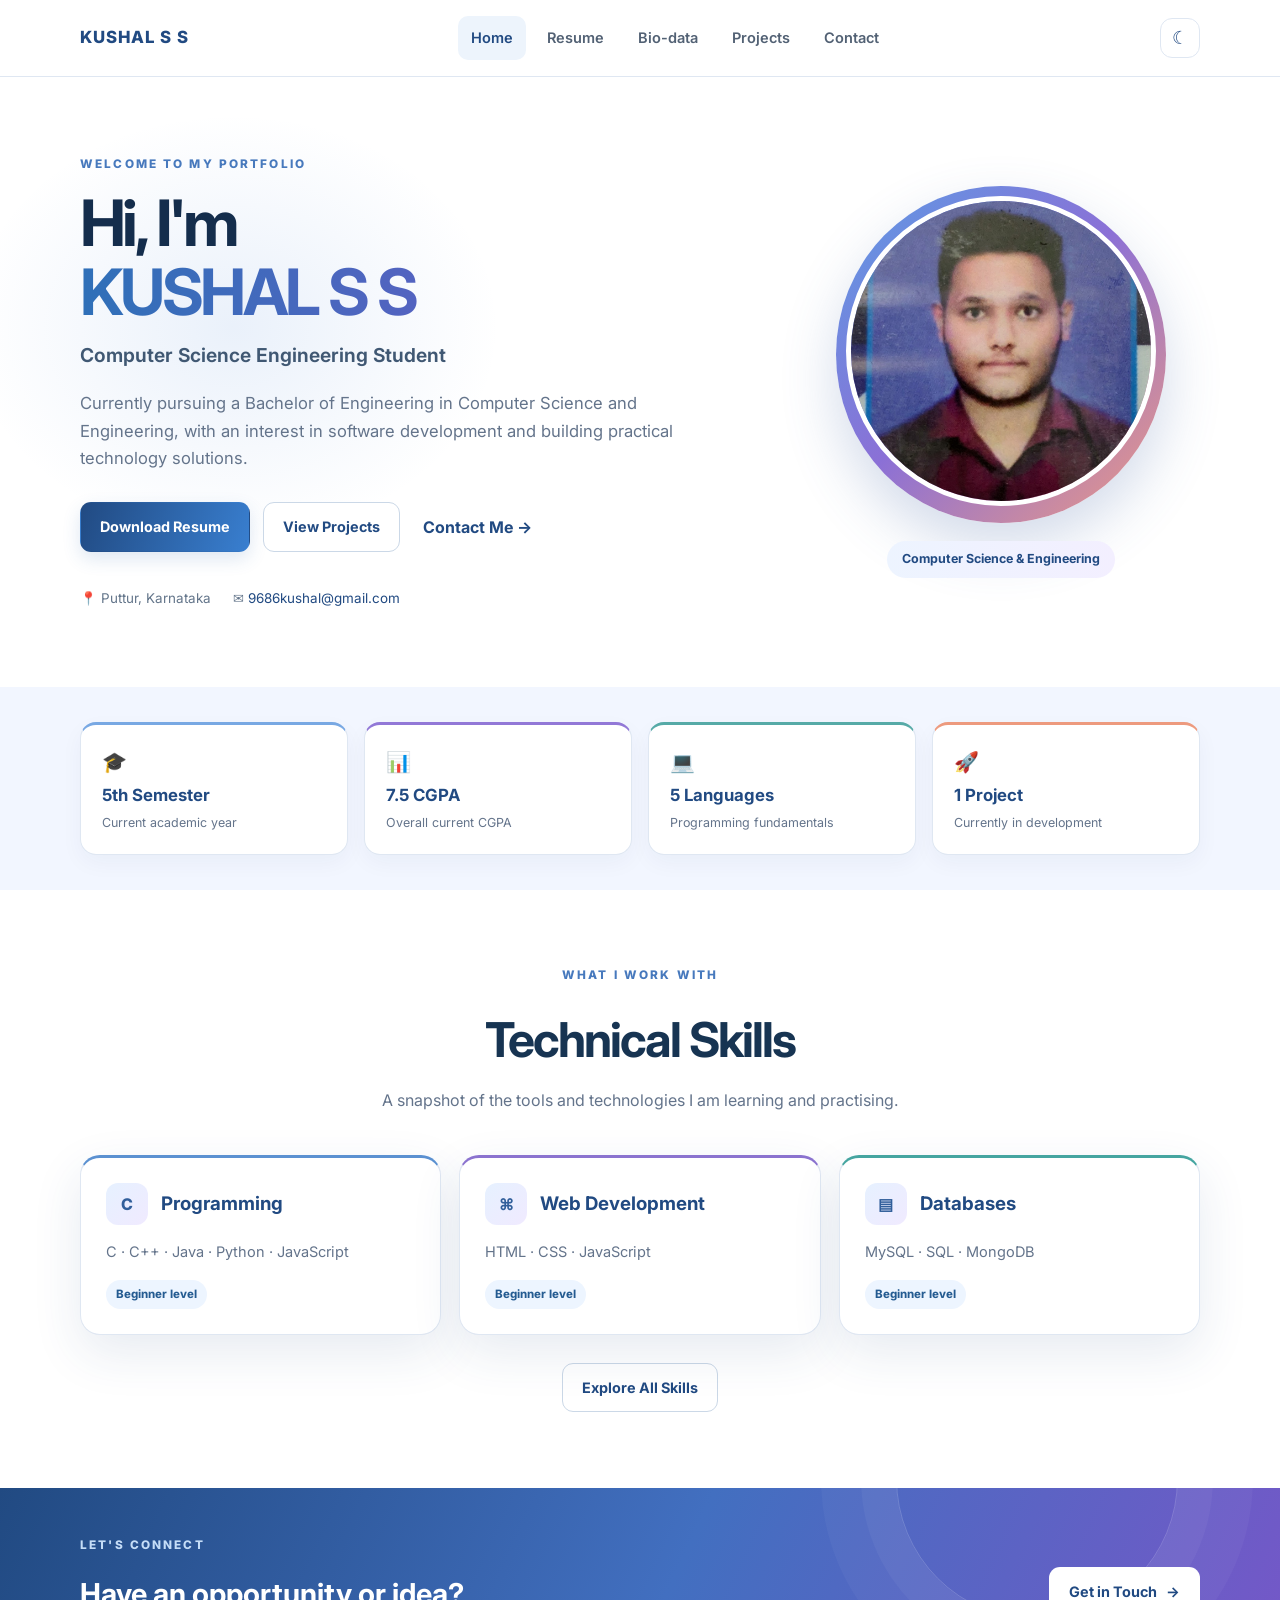
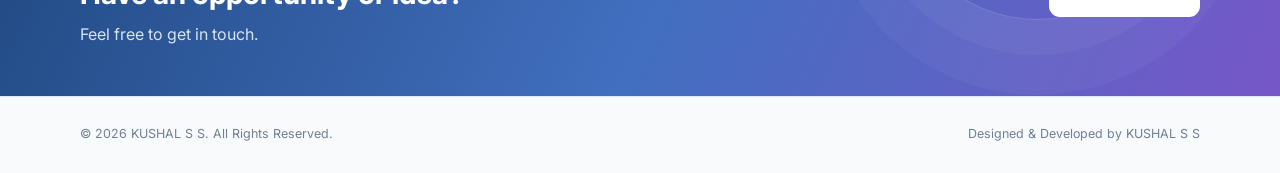
<file: index.html>
<!DOCTYPE html>
<html lang="en">
<head>
  <meta charset="UTF-8">
  <meta name="viewport" content="width=device-width, initial-scale=1.0">
  <meta name="description" content="Kushal S S — Computer Science Engineering student and aspiring software developer. Explore skills, education and projects.">
  <meta name="theme-color" content="#173b67">

  <title>Kushal S S | Personal Portfolio</title>

  <link rel="preconnect" href="https://fonts.googleapis.com">
  <link rel="preconnect" href="https://fonts.gstatic.com" crossorigin>

  <link href="https://fonts.googleapis.com/css2?family=Inter:wght@400;500;600;700;800&display=swap" rel="stylesheet">

  <!-- Correct CSS path -->
  <link rel="stylesheet" href="style.css">

  <script src="https://code.jquery.com/jquery-3.7.1.min.js"></script>

  <!-- Correct JavaScript path -->
  <script defer src="script.js"></script>
</head>

<body>

  <header class="site-header">
    <nav class="navbar container" aria-label="Main navigation">

      <a class="brand" href="index.html">KUSHAL S S</a>

      <button class="menu-toggle" aria-label="Open navigation menu" aria-expanded="false">
        <span></span>
        <span></span>
        <span></span>
      </button>

      <ul class="nav-links">
        <li><a class="active" href="index.html">Home</a></li>
        <li><a href="resume.html">Resume</a></li>
        <li><a href="biodata.html">Bio-data</a></li>
        <li><a href="projects.html">Projects</a></li>
        <li><a href="contact.html">Contact</a></li>
      </ul>

      <button class="theme-toggle" type="button" aria-label="Toggle light and dark theme" title="Toggle theme">☾</button>

    </nav>
  </header>

  <main>

    <section class="hero container">

      <div class="hero-copy reveal">

        <p class="eyebrow">WELCOME TO MY PORTFOLIO</p>

        <h1>Hi, I'm <span>KUSHAL S S</span></h1>

        <h2>Computer Science Engineering Student</h2>

        <p class="hero-text">
          Currently pursuing a Bachelor of Engineering in Computer Science and Engineering, with an interest in software development and building practical technology solutions.
        </p>

        <div class="hero-actions">

          <a class="button button-primary" href="resume.html">Download Resume</a>

          <a class="button button-outline" href="projects.html">View Projects</a>

          <a class="text-link" href="contact.html">
            Contact Me <span aria-hidden="true">→</span>
          </a>

        </div>

        <div class="hero-meta">
          <span>📍 Puttur, Karnataka</span>
          <span>✉ <a href="mailto:9686kushal@gmail.com">9686kushal@gmail.com</a></span>
        </div>

      </div>

      <div class="hero-photo-wrap reveal">

        <div class="photo-ring">
          <!-- Correct profile picture path -->
          <img src="profile-photo.jpeg" alt="Portrait of Kushal S S">
        </div>

        <span class="photo-caption">Computer Science & Engineering</span>

      </div>

    </section>

    <section class="quick-facts section-soft">

      <div class="container fact-grid">

        <article class="fact-card reveal">
          <span class="fact-icon">🎓</span>
          <strong>5th Semester</strong>
          <span>Current academic year</span>
        </article>

        <article class="fact-card reveal">
          <span class="fact-icon">📊</span>
          <strong>7.5 CGPA</strong>
          <span>Overall current CGPA</span>
        </article>

        <article class="fact-card reveal">
          <span class="fact-icon">💻</span>
          <strong>5 Languages</strong>
          <span>Programming fundamentals</span>
        </article>

        <article class="fact-card reveal">
          <span class="fact-icon">🚀</span>
          <strong>1 Project</strong>
          <span>Currently in development</span>
        </article>

      </div>

    </section>

    <section class="section container">

      <div class="section-heading reveal">

        <p class="eyebrow">WHAT I WORK WITH</p>

        <h2>Technical Skills</h2>

        <p>A snapshot of the tools and technologies I am learning and practising.</p>

      </div>

      <div class="skill-preview-grid">

        <article class="skill-card reveal">

          <div class="skill-card-top">
            <span class="skill-symbol">C</span>
            <h3>Programming</h3>
          </div>

          <p>C · C++ · Java · Python · JavaScript</p>

          <span class="level-pill">Beginner level</span>

        </article>

        <article class="skill-card reveal">

          <div class="skill-card-top">
            <span class="skill-symbol">⌘</span>
            <h3>Web Development</h3>
          </div>

          <p>HTML · CSS · JavaScript</p>

          <span class="level-pill">Beginner level</span>

        </article>

        <article class="skill-card reveal">

          <div class="skill-card-top">
            <span class="skill-symbol">▤</span>
            <h3>Databases</h3>
          </div>

          <p>MySQL · SQL · MongoDB</p>

          <span class="level-pill">Beginner level</span>

        </article>

      </div>

      <div class="center-action">
        <a class="button button-outline" href="resume.html#skills">Explore All Skills</a>
      </div>

    </section>

    <section class="cta-section">

      <div class="container cta-inner reveal">

        <div>
          <p class="eyebrow">LET'S CONNECT</p>
          <h2>Have an opportunity or idea?</h2>
          <p>Feel free to get in touch.</p>
        </div>

        <a class="button button-light" href="contact.html">
          Get in Touch <span aria-hidden="true">→</span>
        </a>

      </div>

    </section>

  </main>

  <footer class="site-footer">

    <div class="container footer-inner">

      <p>© 2026 KUSHAL S S. All Rights Reserved.</p>

      <p>Designed &amp; Developed by KUSHAL S S</p>

    </div>

  </footer>

  <button class="back-to-top" aria-label="Back to top" title="Back to top">↑</button>

</body>
</html>
</file>
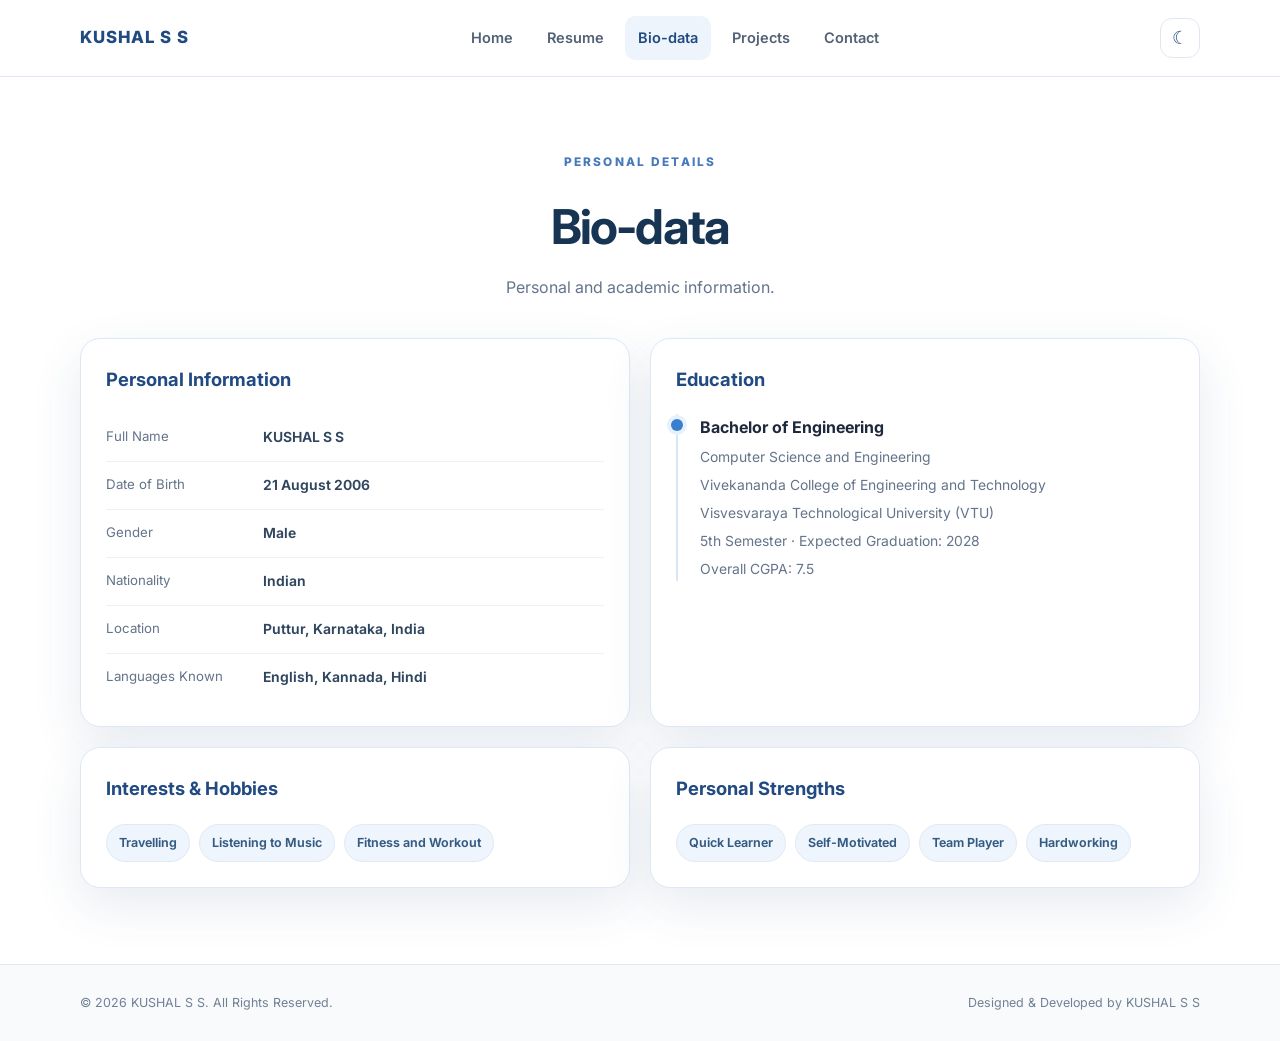
<file: biodata.html>
<!DOCTYPE html>
<html lang="en">

<head>
  <meta charset="UTF-8">
  <meta name="viewport" content="width=device-width, initial-scale=1.0">
  <meta name="description" content="Personal bio-data of Kushal S S.">

  <title>Bio-data | Kushal S S</title>

  <link rel="preconnect" href="https://fonts.googleapis.com">
  <link rel="preconnect" href="https://fonts.gstatic.com" crossorigin>

  <link href="https://fonts.googleapis.com/css2?family=Inter:wght@400;500;600;700;800&display=swap" rel="stylesheet">

  <!-- Correct CSS path -->
  <link rel="stylesheet" href="style.css">

  <script src="https://code.jquery.com/jquery-3.7.1.min.js"></script>

  <!-- Correct JavaScript path -->
  <script defer src="script.js"></script>

</head>

<body>

  <header class="site-header">

    <nav class="navbar container" aria-label="Main navigation">

      <a class="brand" href="index.html">KUSHAL S S</a>

      <button class="menu-toggle" aria-label="Open navigation menu" aria-expanded="false">
        <span></span>
        <span></span>
        <span></span>
      </button>

      <ul class="nav-links">
        <li><a href="index.html">Home</a></li>
        <li><a href="resume.html">Resume</a></li>
        <li><a class="active" href="biodata.html">Bio-data</a></li>
        <li><a href="projects.html">Projects</a></li>
        <li><a href="contact.html">Contact</a></li>
      </ul>

      <button class="theme-toggle" type="button" aria-label="Toggle light and dark theme">
        ☾
      </button>

    </nav>

  </header>

  <main class="section container">

    <div class="page-heading reveal">

      <p class="eyebrow">PERSONAL DETAILS</p>

      <h1>Bio-data</h1>

      <p>Personal and academic information.</p>

    </div>

    <div class="bio-layout">

      <!-- Personal Information -->

      <section class="content-card reveal">

        <h2>Personal Information</h2>

        <dl class="bio-list">

          <div>
            <dt>Full Name</dt>
            <dd>KUSHAL S S</dd>
          </div>

          <div>
            <dt>Date of Birth</dt>
            <dd>21 August 2006</dd>
          </div>

          <div>
            <dt>Gender</dt>
            <dd>Male</dd>
          </div>

          <div>
            <dt>Nationality</dt>
            <dd>Indian</dd>
          </div>

          <div>
            <dt>Location</dt>
            <dd>Puttur, Karnataka, India</dd>
          </div>

          <div>
            <dt>Languages Known</dt>
            <dd>English, Kannada, Hindi</dd>
          </div>

        </dl>

      </section>

      <!-- Education -->

      <section class="content-card reveal">

        <h2>Education</h2>

        <div class="timeline-item">

          <span class="timeline-dot"></span>

          <strong>Bachelor of Engineering</strong>

          <p>Computer Science and Engineering</p>

          <p>Vivekananda College of Engineering and Technology</p>

          <p>Visvesvaraya Technological University (VTU)</p>

          <p>5th Semester · Expected Graduation: 2028</p>

          <p>Overall CGPA: 7.5</p>

        </div>

      </section>

      <!-- Interests and Hobbies -->

      <section class="content-card reveal">

        <h2>Interests &amp; Hobbies</h2>

        <div class="tag-list">

          <span>Travelling</span>

          <span>Listening to Music</span>

          <span>Fitness and Workout</span>

        </div>

      </section>

      <!-- Personal Strengths -->

      <section class="content-card reveal">

        <h2>Personal Strengths</h2>

        <div class="tag-list">

          <span>Quick Learner</span>

          <span>Self-Motivated</span>

          <span>Team Player</span>

          <span>Hardworking</span>

        </div>

      </section>

    </div>

  </main>

  <footer class="site-footer">

    <div class="container footer-inner">

      <p>© 2026 KUSHAL S S. All Rights Reserved.</p>

      <p>Designed &amp; Developed by KUSHAL S S</p>

    </div>

  </footer>

  <button class="back-to-top" aria-label="Back to top">
    ↑
  </button>

</body>

</html
</file>
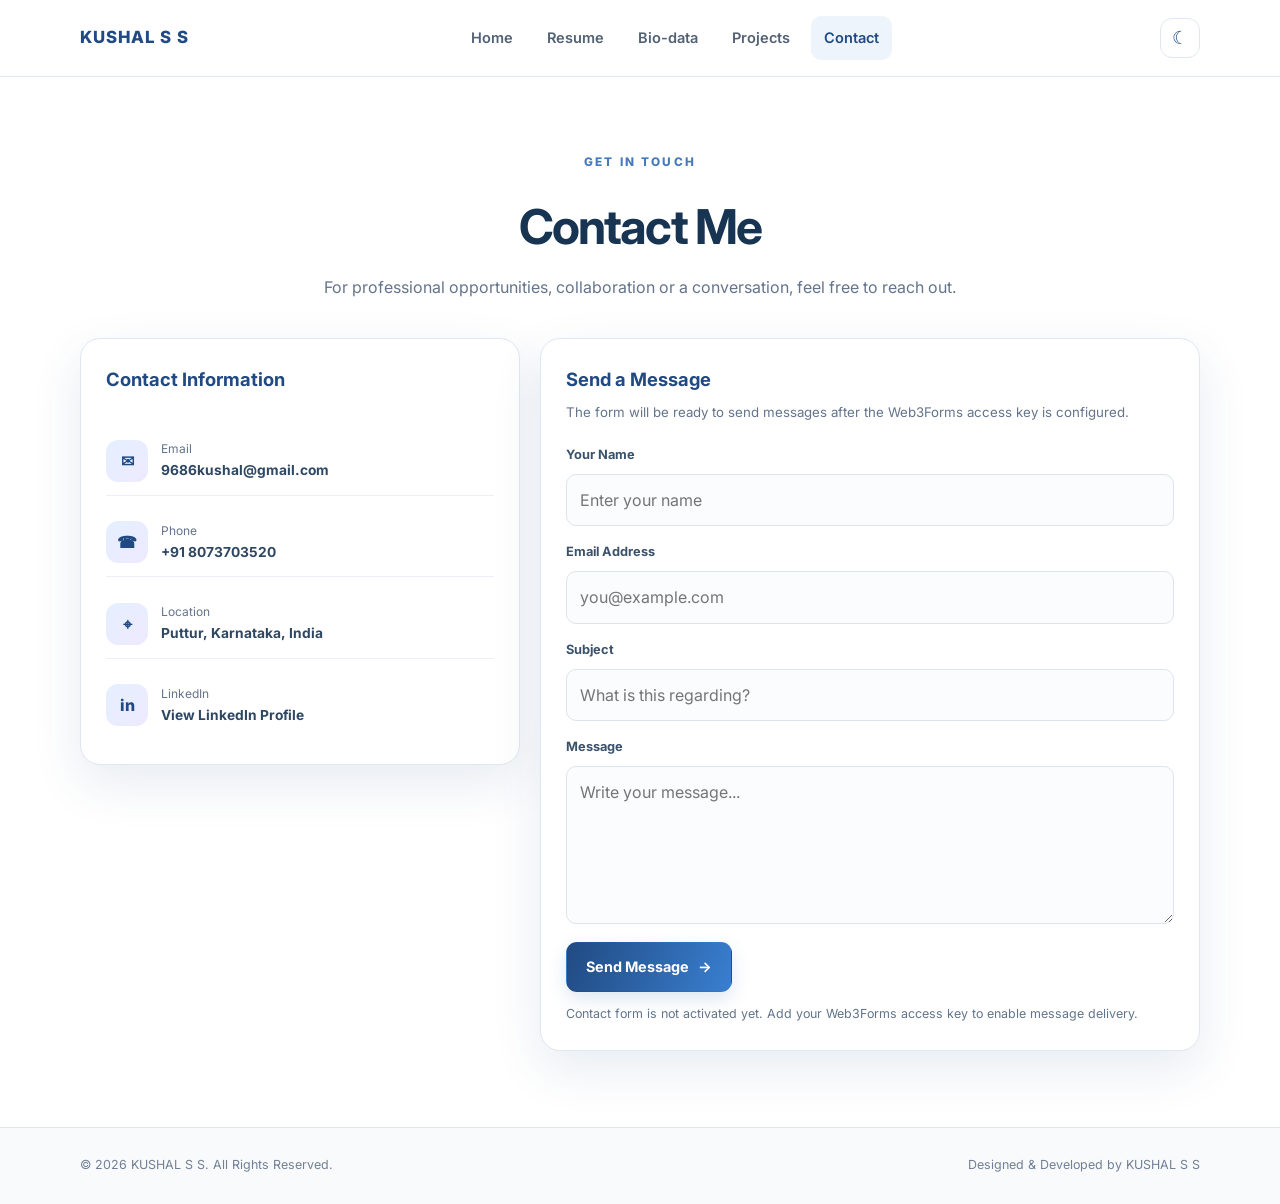
<file: contact.html>
<!DOCTYPE html>
<html lang="en">

<head>
  <meta charset="UTF-8">
  <meta name="viewport" content="width=device-width, initial-scale=1.0">
  <meta name="description" content="Contact Kushal S S.">

  <title>Contact | Kushal S S</title>

  <link rel="preconnect" href="https://fonts.googleapis.com">
  <link rel="preconnect" href="https://fonts.gstatic.com" crossorigin>

  <link href="https://fonts.googleapis.com/css2?family=Inter:wght@400;500;600;700;800&display=swap" rel="stylesheet">

  <!-- Correct CSS path -->
  <link rel="stylesheet" href="style.css">

  <script src="https://code.jquery.com/jquery-3.7.1.min.js"></script>

  <!-- Correct JavaScript path -->
  <script defer src="script.js"></script>

</head>

<body>

  <!-- Navigation Bar -->

  <header class="site-header">

    <nav class="navbar container" aria-label="Main navigation">

      <a class="brand" href="index.html">KUSHAL S S</a>

      <button class="menu-toggle" aria-label="Open navigation menu" aria-expanded="false">
        <span></span>
        <span></span>
        <span></span>
      </button>

      <ul class="nav-links">
        <li><a href="index.html">Home</a></li>
        <li><a href="resume.html">Resume</a></li>
        <li><a href="biodata.html">Bio-data</a></li>
        <li><a href="projects.html">Projects</a></li>
        <li><a class="active" href="contact.html">Contact</a></li>
      </ul>

      <button class="theme-toggle" type="button" aria-label="Toggle light and dark theme">
        ☾
      </button>

    </nav>

  </header>

  <!-- Main Content -->

  <main class="section container">

    <div class="page-heading reveal">

      <p class="eyebrow">GET IN TOUCH</p>

      <h1>Contact Me</h1>

      <p>
        For professional opportunities, collaboration or a conversation, feel free to reach out.
      </p>

    </div>

    <div class="contact-layout">

      <!-- Contact Information -->

      <section class="contact-info content-card reveal">

        <h2>Contact Information</h2>

        <a class="contact-row" href="mailto:9686kushal@gmail.com">

          <span class="contact-icon">✉</span>

          <span>
            <small>Email</small>
            <strong>9686kushal@gmail.com</strong>
          </span>

        </a>

        <a class="contact-row" href="tel:+918073703520">

          <span class="contact-icon">☎</span>

          <span>
            <small>Phone</small>
            <strong>+91 8073703520</strong>
          </span>

        </a>

        <div class="contact-row">

          <span class="contact-icon">⌖</span>

          <span>
            <small>Location</small>
            <strong>Puttur, Karnataka, India</strong>
          </span>

        </div>

        <a class="contact-row"
           href="https://www.linkedin.com/in/kushal-ss-b0852332a/"
           target="_blank"
           rel="noopener noreferrer">

          <span class="contact-icon">in</span>

          <span>
            <small>LinkedIn</small>
            <strong>View LinkedIn Profile</strong>
          </span>

        </a>

      </section>

      <!-- Contact Form -->

      <section class="content-card reveal">

        <h2>Send a Message</h2>

        <p class="form-intro">
          The form will be ready to send messages after the Web3Forms access key is configured.
        </p>

        <form id="contact-form" class="contact-form">

          <label for="name">Your Name</label>

          <input
            id="name"
            name="name"
            type="text"
            placeholder="Enter your name"
            required
            minlength="2"
          >

          <label for="email">Email Address</label>

          <input
            id="email"
            name="email"
            type="email"
            placeholder="you@example.com"
            required
          >

          <label for="subject">Subject</label>

          <input
            id="subject"
            name="subject"
            type="text"
            placeholder="What is this regarding?"
            required
          >

          <label for="message">Message</label>

          <textarea
            id="message"
            name="message"
            rows="5"
            placeholder="Write your message..."
            required
            minlength="10"
          ></textarea>

          <!-- Web3Forms Configuration -->

          <input
            type="hidden"
            name="access_key"
            value="ADD_YOUR_WEB3FORMS_ACCESS_KEY"
          >

          <input
            type="hidden"
            name="from_name"
            value="Kushal S S Portfolio"
          >

          <button class="button button-primary" type="submit">
            Send Message <span aria-hidden="true">→</span>
          </button>

          <p class="form-status" id="form-status" role="status" aria-live="polite">
            Contact form is not activated yet. Add your Web3Forms access key to enable message delivery.
          </p>

        </form>

      </section>

    </div>

  </main>

  <!-- Footer -->

  <footer class="site-footer">

    <div class="container footer-inner">

      <p>© 2026 KUSHAL S S. All Rights Reserved.</p>

      <p>Designed &amp; Developed by KUSHAL S S</p>

    </div>

  </footer>

  <button class="back-to-top" aria-label="Back to top">
    ↑
  </button>

</body>

</html>
</file>
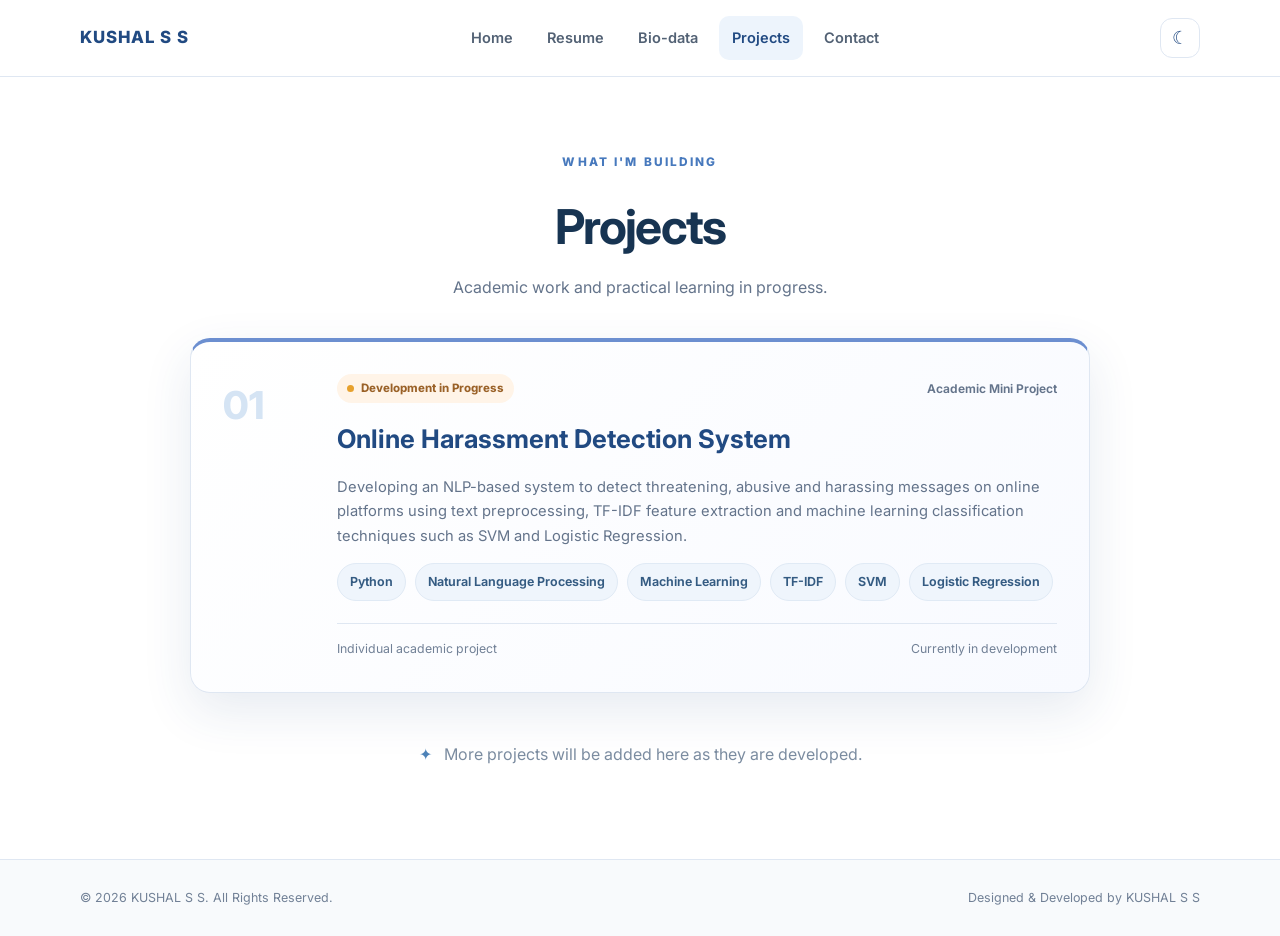
<file: projects.html>
<!DOCTYPE html>
<html lang="en">

<head>
  <meta charset="UTF-8">
  <meta name="viewport" content="width=device-width, initial-scale=1.0">
  <meta name="description" content="Academic project portfolio of Kushal S S.">

  <title>Projects | Kushal S S</title>

  <link rel="preconnect" href="https://fonts.googleapis.com">
  <link rel="preconnect" href="https://fonts.gstatic.com" crossorigin>

  <link href="https://fonts.googleapis.com/css2?family=Inter:wght@400;500;600;700;800&display=swap" rel="stylesheet">

  <!-- Correct CSS path -->
  <link rel="stylesheet" href="style.css">

  <script src="https://code.jquery.com/jquery-3.7.1.min.js"></script>

  <!-- Correct JavaScript path -->
  <script defer src="script.js"></script>

</head>

<body>

  <!-- Navigation Bar -->

  <header class="site-header">

    <nav class="navbar container" aria-label="Main navigation">

      <a class="brand" href="index.html">KUSHAL S S</a>

      <button class="menu-toggle" aria-label="Open navigation menu" aria-expanded="false">
        <span></span>
        <span></span>
        <span></span>
      </button>

      <ul class="nav-links">
        <li><a href="index.html">Home</a></li>
        <li><a href="resume.html">Resume</a></li>
        <li><a href="biodata.html">Bio-data</a></li>
        <li><a class="active" href="projects.html">Projects</a></li>
        <li><a href="contact.html">Contact</a></li>
      </ul>

      <button class="theme-toggle" type="button" aria-label="Toggle light and dark theme">
        ☾
      </button>

    </nav>

  </header>

  <!-- Main Content -->

  <main class="section container">

    <div class="page-heading reveal">

      <p class="eyebrow">WHAT I'M BUILDING</p>

      <h1>Projects</h1>

      <p>Academic work and practical learning in progress.</p>

    </div>

    <!-- Project Card -->

    <article class="project-card reveal">

      <div class="project-number">01</div>

      <div class="project-content">

        <div class="project-topline">

          <span class="status-pill">
            <span class="status-dot"></span>
            Development in Progress
          </span>

          <span class="project-type">Academic Mini Project</span>

        </div>

        <h2>Online Harassment Detection System</h2>

        <p>
          Developing an NLP-based system to detect threatening, abusive and harassing messages on online platforms using text preprocessing, TF-IDF feature extraction and machine learning classification techniques such as SVM and Logistic Regression.
        </p>

        <div class="tag-list">

          <span>Python</span>
          <span>Natural Language Processing</span>
          <span>Machine Learning</span>
          <span>TF-IDF</span>
          <span>SVM</span>
          <span>Logistic Regression</span>

        </div>

        <div class="project-foot">

          <span>Individual academic project</span>

          <span>Currently in development</span>

        </div>

      </div>

    </article>

    <!-- Future Projects -->

    <div class="empty-project-note reveal">

      <span>✦</span>

      <p>More projects will be added here as they are developed.</p>

    </div>

  </main>

  <!-- Footer -->

  <footer class="site-footer">

    <div class="container footer-inner">

      <p>© 2026 KUSHAL S S. All Rights Reserved.</p>

      <p>Designed &amp; Developed by KUSHAL S S</p>

    </div>

  </footer>

  <button class="back-to-top" aria-label="Back to top">
    ↑
  </button>

</body>

</html>
</file>
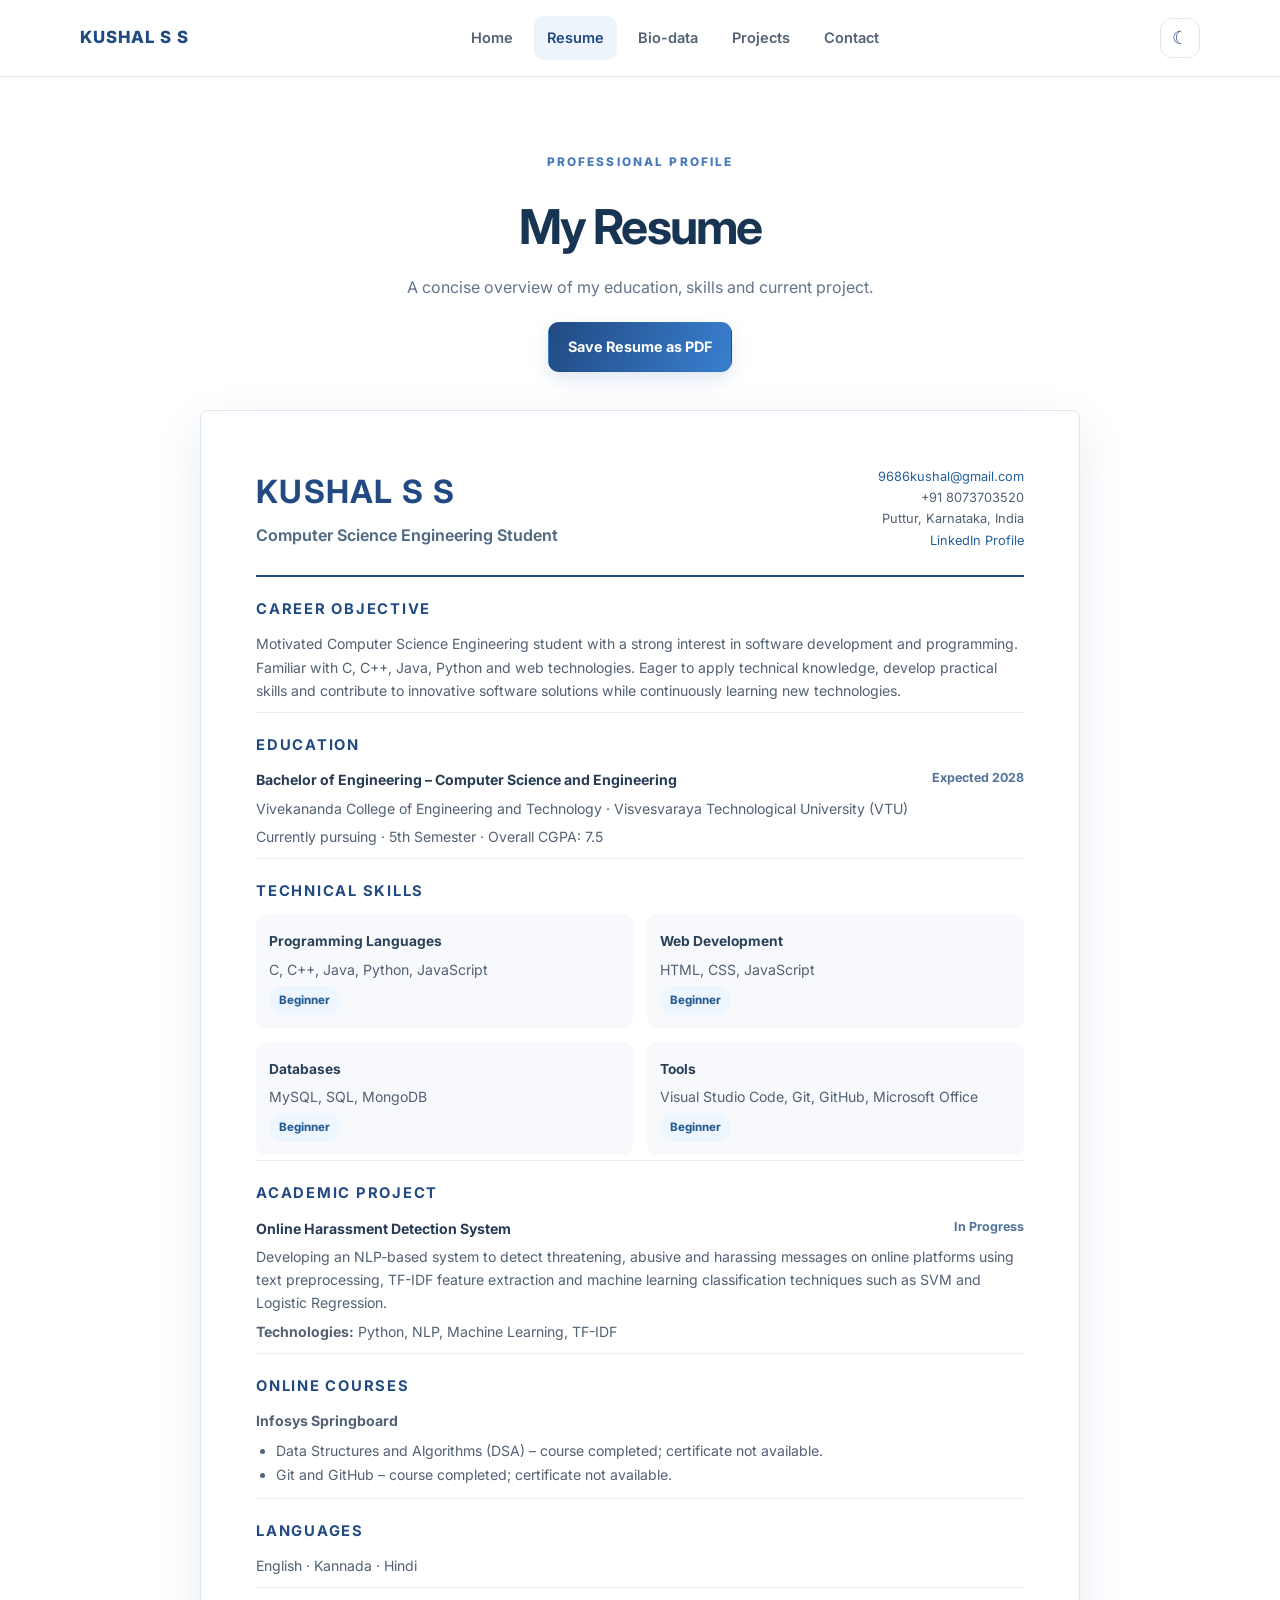
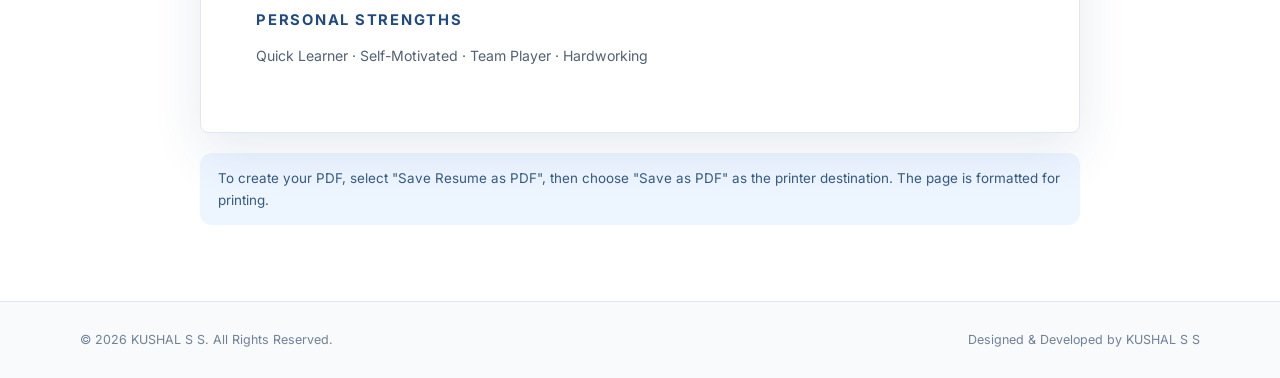
<file: resume.html>
<!DOCTYPE html>
<html lang="en">
<head>
  <meta charset="UTF-8">
  <meta name="viewport" content="width=device-width, initial-scale=1.0">
  <meta name="description" content="Resume of Kushal S S, Computer Science Engineering student.">

  <title>Resume | Kushal S S</title>

  <link rel="preconnect" href="https://fonts.googleapis.com">
  <link rel="preconnect" href="https://fonts.gstatic.com" crossorigin>

  <link href="https://fonts.googleapis.com/css2?family=Inter:wght@400;500;600;700;800&display=swap" rel="stylesheet">

  <!-- Correct CSS path -->
  <link rel="stylesheet" href="style.css">

  <script src="https://code.jquery.com/jquery-3.7.1.min.js"></script>

  <!-- Correct JavaScript path -->
  <script defer src="script.js"></script>
</head>

<body>

<header class="site-header">
  <nav class="navbar container" aria-label="Main navigation">

    <a class="brand" href="index.html">KUSHAL S S</a>

    <button class="menu-toggle" aria-label="Open navigation menu" aria-expanded="false">
      <span></span>
      <span></span>
      <span></span>
    </button>

    <ul class="nav-links">
      <li><a href="index.html">Home</a></li>
      <li><a class="active" href="resume.html">Resume</a></li>
      <li><a href="biodata.html">Bio-data</a></li>
      <li><a href="projects.html">Projects</a></li>
      <li><a href="contact.html">Contact</a></li>
    </ul>

    <button class="theme-toggle" type="button" aria-label="Toggle light and dark theme" title="Toggle theme">☾</button>

  </nav>
</header>

<main class="section container">

  <div class="page-heading reveal">

    <p class="eyebrow">PROFESSIONAL PROFILE</p>

    <h1>My Resume</h1>

    <p>A concise overview of my education, skills and current project.</p>

    <button class="button button-primary print-button" type="button">
      Save Resume as PDF
    </button>

  </div>

  <article class="resume-sheet reveal">

    <div class="resume-header">

      <div>
        <h2>KUSHAL S S</h2>
        <p class="resume-role">Computer Science Engineering Student</p>
      </div>

      <div class="resume-contact">
        <a href="mailto:9686kushal@gmail.com">9686kushal@gmail.com</a>
        <span>+91 8073703520</span>
        <span>Puttur, Karnataka, India</span>
        <a href="https://www.linkedin.com/in/kushal-ss-b0852332a/" target="_blank" rel="noopener noreferrer">LinkedIn Profile</a>
      </div>

    </div>

    <section class="resume-section">

      <h3>Career Objective</h3>

      <p>
        Motivated Computer Science Engineering student with a strong interest in software development and programming. Familiar with C, C++, Java, Python and web technologies. Eager to apply technical knowledge, develop practical skills and contribute to innovative software solutions while continuously learning new technologies.
      </p>

    </section>

    <section class="resume-section">

      <h3>Education</h3>

      <div class="resume-item">

        <div class="item-heading">
          <strong>Bachelor of Engineering – Computer Science and Engineering</strong>
          <span>Expected 2028</span>
        </div>

        <p>
          Vivekananda College of Engineering and Technology · Visvesvaraya Technological University (VTU)
        </p>

        <p>
          Currently pursuing · 5th Semester · Overall CGPA: 7.5
        </p>

      </div>

    </section>

    <section class="resume-section" id="skills">

      <h3>Technical Skills</h3>

      <div class="resume-skill-groups">

        <div>
          <strong>Programming Languages</strong>
          <p>C, C++, Java, Python, JavaScript</p>
          <span class="level-pill">Beginner</span>
        </div>

        <div>
          <strong>Web Development</strong>
          <p>HTML, CSS, JavaScript</p>
          <span class="level-pill">Beginner</span>
        </div>

        <div>
          <strong>Databases</strong>
          <p>MySQL, SQL, MongoDB</p>
          <span class="level-pill">Beginner</span>
        </div>

        <div>
          <strong>Tools</strong>
          <p>Visual Studio Code, Git, GitHub, Microsoft Office</p>
          <span class="level-pill">Beginner</span>
        </div>

      </div>

    </section>

    <section class="resume-section">

      <h3>Academic Project</h3>

      <div class="resume-item">

        <div class="item-heading">
          <strong>Online Harassment Detection System</strong>
          <span>In Progress</span>
        </div>

        <p>
          Developing an NLP-based system to detect threatening, abusive and harassing messages on online platforms using text preprocessing, TF-IDF feature extraction and machine learning classification techniques such as SVM and Logistic Regression.
        </p>

        <p>
          <strong>Technologies:</strong> Python, NLP, Machine Learning, TF-IDF
        </p>

      </div>

    </section>

    <section class="resume-section">

      <h3>Online Courses</h3>

      <div class="resume-item">

        <strong>Infosys Springboard</strong>

        <ul>
          <li>Data Structures and Algorithms (DSA) – course completed; certificate not available.</li>
          <li>Git and GitHub – course completed; certificate not available.</li>
        </ul>

      </div>

    </section>

    <section class="resume-section">

      <h3>Languages</h3>

      <p>English · Kannada · Hindi</p>

    </section>

    <section class="resume-section">

      <h3>Personal Strengths</h3>

      <p>Quick Learner · Self-Motivated · Team Player · Hardworking</p>

    </section>

  </article>

  <p class="note-box">
    To create your PDF, select "Save Resume as PDF", then choose "Save as PDF" as the printer destination. The page is formatted for printing.
  </p>

</main>

<footer class="site-footer">

  <div class="container footer-inner">

    <p>© 2026 KUSHAL S S. All Rights Reserved.</p>

    <p>Designed &amp; Developed by KUSHAL S S</p>

  </div>

</footer>

<button class="back-to-top" aria-label="Back to top">↑</button>

</body>
</html>
</file>
<file: style.css>
/* Kushal S S Portfolio — shared styles */
:root{--navy:#214a82;--navy-deep:#17365f;--blue:#397fd0;--ink:#1e293b;--muted:#64748b;--line:#dfe7f2;--surface:#fff;--soft:#f2f6ff;--accent:#dcecff;--violet:#7657c8;--teal:#1d9b9a;--coral:#ef8b72;--shadow:0 18px 50px rgba(36,70,125,.11);--radius:20px}
*{box-sizing:border-box}html{scroll-behavior:smooth}body{margin:0;font-family:Inter,Arial,sans-serif;color:var(--ink);background:var(--surface);line-height:1.65}a{color:inherit;text-decoration:none}button,input,textarea{font:inherit}.container{width:min(1120px,calc(100% - 40px));margin-inline:auto}
.site-header{position:sticky;top:0;z-index:100;background:rgba(255,255,255,.94);backdrop-filter:blur(14px);border-bottom:1px solid var(--line)}.navbar{min-height:76px;display:flex;align-items:center;justify-content:space-between;gap:24px}.brand{font-weight:800;letter-spacing:.06em;color:var(--navy);font-size:1.05rem;white-space:nowrap}.nav-links{display:flex;align-items:center;gap:8px;list-style:none;padding:0;margin:0}.nav-links a{display:block;padding:10px 13px;color:#526174;font-size:.91rem;font-weight:600;border-radius:10px;transition:.2s}.nav-links a:hover,.nav-links a.active{color:var(--navy);background:#edf4fc}.theme-toggle,.menu-toggle{border:1px solid var(--line);background:#fff;color:var(--navy);width:40px;height:40px;border-radius:12px;cursor:pointer;font-size:1.1rem}.menu-toggle{display:none;flex-direction:column;justify-content:center;align-items:center;gap:5px}.menu-toggle span{width:18px;height:2px;background:var(--navy);display:block;border-radius:4px}
.hero{min-height:610px;display:grid;grid-template-columns:1.25fr .75fr;align-items:center;gap:60px;padding-block:76px;position:relative}.hero:before{content:"";position:absolute;z-index:-1;left:-9vw;top:35px;width:42vw;height:430px;background:radial-gradient(ellipse,rgba(91,145,220,.13),rgba(91,145,220,0) 70%);pointer-events:none}.eyebrow{font-size:.74rem;font-weight:800;letter-spacing:.18em;color:var(--blue);margin:0 0 14px}.hero h1{font-size:clamp(2.5rem,5vw,4.5rem);line-height:1.08;letter-spacing:-.055em;margin:0 0 14px;color:#142d4c}.hero h1 span{display:block;color:var(--navy)}.hero h2{font-size:1.2rem;color:#405873;margin:0 0 18px;font-weight:650}.hero-text{max-width:610px;color:var(--muted);font-size:1.04rem}.hero-actions{display:flex;align-items:center;gap:13px;flex-wrap:wrap;margin-top:30px}.button{display:inline-flex;align-items:center;justify-content:center;gap:9px;padding:12px 19px;border-radius:11px;font-weight:700;font-size:.9rem;border:1px solid transparent;cursor:pointer;transition:transform .2s,box-shadow .2s,background .2s}.button:hover{transform:translateY(-3px);box-shadow:0 10px 24px rgba(23,59,103,.15)}.button-primary{background:var(--navy);color:#fff}.button-outline{border-color:#cbd8e7;color:var(--navy);background:#fff}.button-light{background:#fff;color:var(--navy)}.text-link{font-weight:700;color:var(--navy);padding:10px}.hero-meta{display:flex;flex-wrap:wrap;gap:22px;margin-top:35px;color:#63758a;font-size:.84rem}.hero-meta a{color:var(--navy)}.hero-photo-wrap{justify-self:center;text-align:center}.photo-ring{width:min(330px,70vw);aspect-ratio:1;border-radius:50%;padding:10px;background:linear-gradient(135deg,#5b9ce5 0%,#8b70d6 48%,#ef9a82 100%);box-shadow:0 24px 55px rgba(72,103,169,.24)}.photo-ring img{width:100%;height:100%;object-fit:cover;object-position:center 35%;border-radius:50%;border:5px solid white}.photo-caption{display:inline-block;margin-top:18px;padding:8px 15px;border-radius:30px;background:linear-gradient(90deg,#edf4ff,#f3efff);color:var(--navy);font-size:.78rem;font-weight:700}
.section{padding-block:76px}.section-soft{background:var(--soft);padding-block:35px}.fact-grid{display:grid;grid-template-columns:repeat(4,1fr);gap:16px}.fact-card{background:#fff;border:1px solid var(--line);padding:21px;border-radius:16px;display:grid;gap:3px;box-shadow:0 8px 22px rgba(25,55,88,.045);border-top:3px solid #78a8e3}.fact-card:nth-child(2){border-top-color:#9278d7}.fact-card:nth-child(3){border-top-color:#56aaa7}.fact-card:nth-child(4){border-top-color:#ed9a7e}.fact-icon{font-size:1.25rem}.fact-card strong{color:var(--navy);font-size:1.05rem}.fact-card span:last-child{font-size:.78rem;color:var(--muted)}.section-heading,.page-heading{text-align:center;max-width:680px;margin:0 auto 42px}.section-heading h2,.page-heading h1{font-size:clamp(2rem,4vw,3rem);letter-spacing:-.04em;color:#173452;margin:0 0 8px}.section-heading>p:last-child,.page-heading>p:not(.eyebrow){color:var(--muted);margin:0}.skill-preview-grid{display:grid;grid-template-columns:repeat(3,1fr);gap:18px}.skill-card,.content-card{padding:25px;border:1px solid var(--line);border-radius:var(--radius);background:#fff;box-shadow:var(--shadow)}.skill-card-top{display:flex;align-items:center;gap:13px}.skill-card h3{margin:0;color:var(--navy)}.skill-card p{color:var(--muted);font-size:.91rem}.skill-symbol{width:42px;height:42px;display:grid;place-items:center;background:linear-gradient(135deg,#e6f1ff,#f0eaff);color:#315f9b;border-radius:12px;font-weight:800}.level-pill,.status-pill{display:inline-flex;align-items:center;padding:5px 10px;border-radius:30px;background:#edf5ff;color:#245b91;font-size:.72rem;font-weight:750}.center-action{text-align:center;margin-top:28px}.cta-section{background:linear-gradient(115deg,#214a82 0%,#426fc0 52%,#7657c8 100%);color:white;padding:48px 0;position:relative;overflow:hidden}.cta-section:after{content:"";position:absolute;width:280px;height:280px;border:1px solid rgba(255,255,255,.18);border-radius:50%;right:8%;top:-150px;box-shadow:0 0 0 35px rgba(255,255,255,.04),0 0 0 75px rgba(255,255,255,.035)}.cta-inner{position:relative;z-index:1}.cta-inner{display:flex;align-items:center;justify-content:space-between;gap:24px}.cta-inner .eyebrow{color:#c5ddf7}.cta-inner h2{font-size:1.8rem;margin:0}.cta-inner p:last-child{margin:4px 0 0;color:#d5e4f4}
.site-footer{border-top:1px solid var(--line);background:#f8fafc}.footer-inner{min-height:76px;display:flex;align-items:center;justify-content:space-between;gap:18px;color:#718096;font-size:.78rem}.footer-inner p{margin:0}
.page-heading{margin-bottom:38px}.page-heading .button{margin-top:22px}.resume-sheet{max-width:880px;margin:auto;padding:clamp(24px,5vw,55px);border:1px solid var(--line);border-radius:8px;background:white;box-shadow:var(--shadow);color:#27364a}.resume-header{display:flex;justify-content:space-between;gap:25px;padding-bottom:24px;border-bottom:2px solid var(--navy)}.resume-header h2{font-size:2rem;letter-spacing:.04em;color:var(--navy);margin:0}.resume-role{margin:3px 0;color:#526b85;font-weight:650}.resume-contact{display:grid;text-align:right;align-content:center;font-size:.8rem;color:#526174}.resume-contact a{color:#245f9d}.resume-section{padding:20px 0 5px;border-bottom:1px solid #e8edf3}.resume-section:last-child{border:0}.resume-section h3{font-size:.92rem;text-transform:uppercase;letter-spacing:.12em;color:var(--navy);margin:0 0 11px}.resume-section p,.resume-item{font-size:.88rem;color:#526174;margin:5px 0}.resume-item p{margin:5px 0}.item-heading{display:flex;justify-content:space-between;gap:12px;color:#263b54}.item-heading span{font-size:.78rem;color:#52749b;font-weight:700;white-space:nowrap}.resume-item ul{margin:7px 0;padding-left:20px}.resume-skill-groups{display:grid;grid-template-columns:1fr 1fr;gap:14px}.resume-skill-groups>div{padding:13px;background:#f7f9fc;border-radius:10px}.resume-skill-groups strong{color:#2a4059;font-size:.86rem}.resume-skill-groups p{margin:4px 0}.note-box{max-width:880px;margin:20px auto 0;padding:14px 18px;border-radius:12px;background:#edf5ff;color:#365b82;font-size:.84rem}
.bio-layout{display:grid;grid-template-columns:1fr 1fr;gap:20px}.content-card h2{font-size:1.15rem;color:var(--navy);margin:0 0 20px}.bio-list{margin:0}.bio-list div{display:grid;grid-template-columns:145px 1fr;gap:12px;padding:12px 0;border-bottom:1px solid #edf0f4}.bio-list div:last-child{border:0}.bio-list dt{font-size:.83rem;color:var(--muted)}.bio-list dd{margin:0;font-weight:650;color:#30465f;font-size:.87rem}.timeline-item{position:relative;padding-left:22px;border-left:2px solid #d8e6f5}.timeline-item p{margin:5px 0;color:var(--muted);font-size:.87rem}.timeline-dot{position:absolute;left:-7px;top:5px;width:12px;height:12px;border-radius:50%;background:var(--blue);box-shadow:0 0 0 4px #e6f1fc}.tag-list{display:flex;flex-wrap:wrap;gap:9px}.tag-list span{padding:8px 12px;background:#eff5fc;border:1px solid #e0eaf5;color:#345b82;border-radius:30px;font-size:.78rem;font-weight:650}
.project-card{max-width:900px;margin:auto;display:grid;grid-template-columns:90px 1fr;gap:24px;padding:32px;border:1px solid var(--line);border-radius:var(--radius);box-shadow:var(--shadow);background:linear-gradient(135deg,#fff 0%,#f8faff 100%);border-top:4px solid #6c8fd0}.project-number{font-size:2.4rem;font-weight:800;color:#d5e4f4}.project-topline{display:flex;justify-content:space-between;align-items:center;gap:10px;flex-wrap:wrap}.status-pill{background:#fff7e8;color:#94611a}.status-dot{width:7px;height:7px;border-radius:50%;background:#e7a12d;margin-right:7px}.project-type{font-size:.75rem;color:var(--muted);font-weight:650}.project-content h2{font-size:1.6rem;color:var(--navy);margin:15px 0 9px}.project-content>p{color:var(--muted);font-size:.92rem}.project-foot{display:flex;justify-content:space-between;gap:15px;border-top:1px solid var(--line);padding-top:15px;margin-top:22px;color:#718096;font-size:.77rem}.empty-project-note{display:flex;align-items:center;justify-content:center;gap:12px;color:#7b8ca0;margin:32px auto 0}.empty-project-note span{color:#4d82b8}
.contact-layout{display:grid;grid-template-columns:.8fr 1.2fr;gap:20px;align-items:start}.contact-info{display:grid;gap:12px}.contact-row{display:flex;align-items:center;gap:13px;padding:13px 0;border-bottom:1px solid #edf0f4}.contact-row:last-child{border:0}.contact-icon{width:42px;height:42px;display:grid;place-items:center;background:linear-gradient(135deg,#e4f0ff,#eee9ff);border-radius:12px;color:var(--navy);font-weight:800}.contact-row span:last-child{display:grid}.contact-row small{color:var(--muted);font-size:.75rem}.contact-row strong{font-size:.86rem;color:#2e4763;overflow-wrap:anywhere}.form-intro{font-size:.83rem;color:var(--muted);margin-top:-12px}.contact-form{display:grid;gap:9px}.contact-form label{font-size:.8rem;font-weight:700;color:#3b526b;margin-top:6px}.contact-form input,.contact-form textarea{width:100%;border:1px solid #dce4ed;border-radius:10px;padding:12px 13px;background:#fbfcfe;color:var(--ink);outline:none}.contact-form input:focus,.contact-form textarea:focus{border-color:#6b9ccc;box-shadow:0 0 0 3px #e8f2fc}.contact-form textarea{resize:vertical}.contact-form .button{margin-top:9px;justify-self:start}.form-status{font-size:.78rem;color:#63758a;margin:3px 0 0}.back-to-top{position:fixed;right:22px;bottom:22px;width:44px;height:44px;border:0;border-radius:14px;background:var(--navy);color:white;font-size:1.25rem;box-shadow:0 8px 22px rgba(23,59,103,.25);cursor:pointer;opacity:0;visibility:hidden;transform:translateY(10px);transition:.25s;z-index:80}.back-to-top.visible{opacity:1;visibility:visible;transform:translateY(0)}
.reveal{opacity:0;transform:translateY(18px);transition:opacity .65s ease,transform .65s ease}.reveal.is-visible{opacity:1;transform:translateY(0)}
/* Dark mode is optional and user-controlled; light mode remains the default. */
body.dark-theme{--ink:#e5edf7;--muted:#a9b8ca;--line:#2c4058;--surface:#101d2d;--soft:#15253a;background:#101d2d;color:#e5edf7}body.dark-theme .site-header{background:rgba(16,29,45,.95)}body.dark-theme .brand,body.dark-theme .nav-links a.active,body.dark-theme .nav-links a:hover,body.dark-theme .section-heading h2,body.dark-theme .page-heading h1,body.dark-theme .hero h1,body.dark-theme .hero h2,body.dark-theme .hero h1 span{color:#d8eaff}body.dark-theme .nav-links a{color:#a9b8ca}body.dark-theme .theme-toggle,body.dark-theme .menu-toggle,body.dark-theme .button-outline,body.dark-theme .fact-card,body.dark-theme .skill-card,body.dark-theme .content-card,body.dark-theme .project-card,body.dark-theme .resume-sheet{background:#172a40;color:#e5edf7;border-color:#30465f}body.dark-theme .fact-card strong,body.dark-theme .skill-card h3,body.dark-theme .content-card h2,body.dark-theme .project-content h2{color:#d8eaff}body.dark-theme .site-footer{background:#132238}body.dark-theme .resume-sheet{color:#e5edf7}body.dark-theme .resume-section p,body.dark-theme .resume-item,body.dark-theme .resume-contact,body.dark-theme .bio-list dd,body.dark-theme .contact-row strong{color:#c0cede}body.dark-theme .resume-skill-groups>div,body.dark-theme .contact-form input,body.dark-theme .contact-form textarea{background:#20354d;color:#e5edf7;border-color:#3b526b}body.dark-theme .photo-caption{background:#20354d;color:#d8eaff}
@media(max-width:850px){.navbar{gap:12px}.menu-toggle{display:flex;order:3}.theme-toggle{order:2;margin-left:auto}.nav-links{display:none;position:absolute;top:75px;left:0;right:0;background:var(--surface);padding:14px 20px 20px;border-bottom:1px solid var(--line);box-shadow:0 14px 20px rgba(20,40,60,.08);flex-direction:column;align-items:stretch}.nav-links.open{display:flex}.nav-links a{padding:12px}.hero{gap:30px;min-height:auto;padding-block:65px}.fact-grid{grid-template-columns:repeat(2,1fr)}}
@media(max-width:650px){.container{width:min(100% - 30px,1120px)}.hero{grid-template-columns:1fr;text-align:center;padding-block:52px 45px;gap:35px}.hero-copy{order:2}.hero-photo-wrap{order:1}.photo-ring{width:230px}.hero-actions,.hero-meta{justify-content:center}.hero h1{font-size:2.75rem}.hero h2{font-size:1.05rem}.hero-text{font-size:.94rem}.fact-grid,.skill-preview-grid,.bio-layout,.contact-layout{grid-template-columns:1fr}.section{padding-block:55px}.section-heading{margin-bottom:28px}.cta-inner{align-items:flex-start;flex-direction:column}.footer-inner{padding-block:18px;flex-direction:column;justify-content:center;text-align:center;gap:5px}.resume-header{flex-direction:column}.resume-contact{text-align:left}.resume-skill-groups{grid-template-columns:1fr}.bio-list div{grid-template-columns:120px 1fr}.project-card{grid-template-columns:1fr;padding:23px;gap:5px}.project-number{font-size:1.7rem}.project-foot{flex-direction:column;gap:4px}.page-heading{margin-bottom:30px}}
@media(prefers-reduced-motion:reduce){html{scroll-behavior:auto}*,*::before,*::after{animation-duration:.01ms!important;transition-duration:.01ms!important}.reveal{opacity:1;transform:none}}
@media print{.site-header,.site-footer,.back-to-top,.page-heading,.note-box{display:none!important}body{background:#fff;color:#111}.section{padding:0}.resume-sheet{box-shadow:none;border:0;padding:0;max-width:none}.resume-header h2,.resume-section h3{color:#173b67}.resume-section{break-inside:avoid}.resume-contact a{color:#333;text-decoration:none}@page{size:A4;margin:15mm}}

/* Subtle colorful accents: polished rather than overly bright. */
.hero h1 span{background:linear-gradient(90deg,#2f70b8,#7657c8);-webkit-background-clip:text;background-clip:text;color:transparent}
.eyebrow{color:#4779bd}
.skill-card:nth-child(1){border-top:3px solid #5b91d1}.skill-card:nth-child(2){border-top:3px solid #8b73cf}.skill-card:nth-child(3){border-top:3px solid #45a5a0}
.button-primary{background:linear-gradient(110deg,#214a82,#397fd0);box-shadow:0 7px 18px rgba(48,104,174,.16)}
.button-primary:hover{background:linear-gradient(110deg,#17365f,#7657c8)}
.status-pill{background:#fff4e8;color:#9a6127}
</file>
